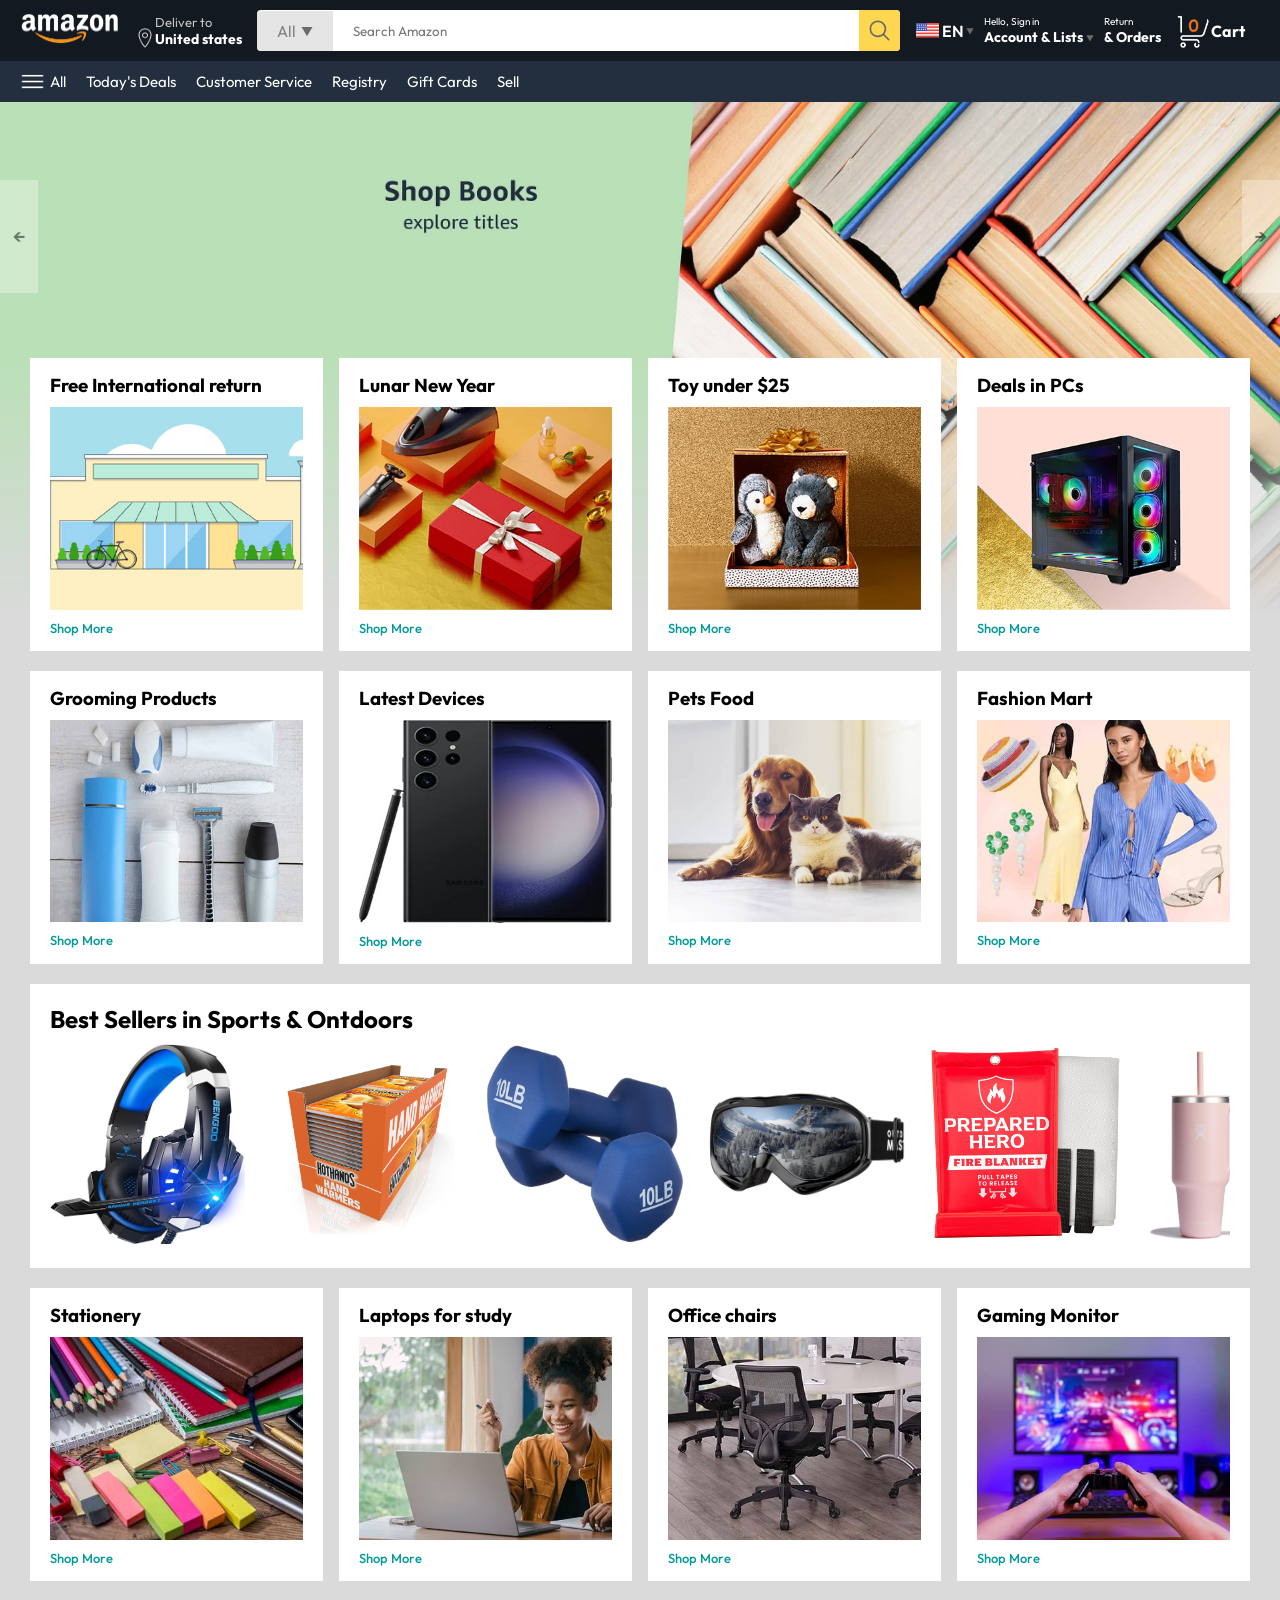
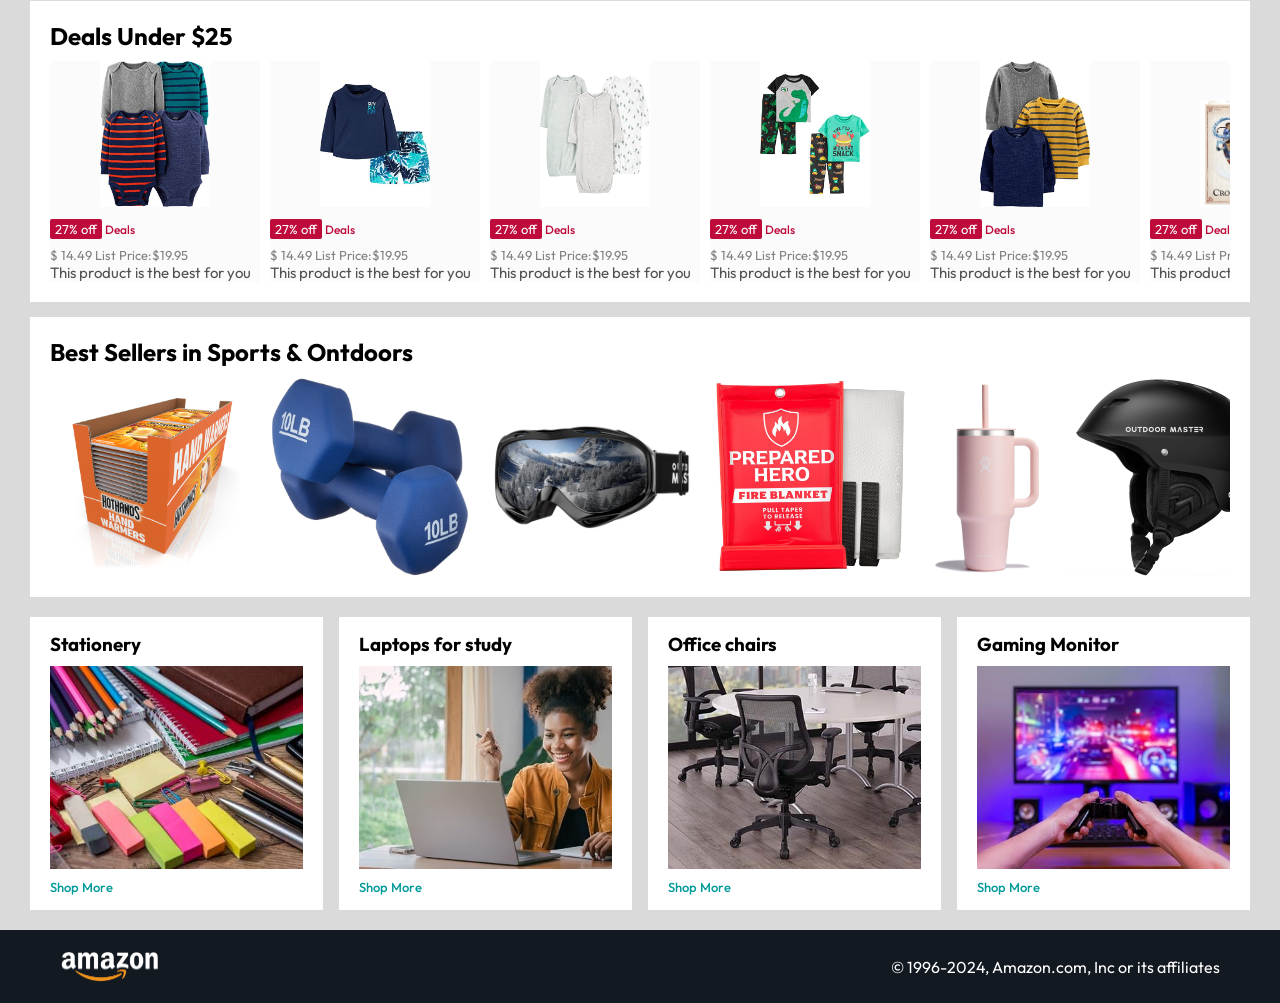
<file: index.html>
<!DOCTYPE html>
<html lang="en">
<head>
    <meta charset="UTF-8">
    <meta name="viewport" content="width=device-width, initial-scale=1.0">
    <title>Amazon Clone by Saleh</title>
    <link rel="stylesheet" href="style.css">
</head>
<body>
    <nav>
        <a href="/">
            <img src="./assets/amazon_logo.png" width="100" alt="">
        </a>
        <div class="nav-county">
            <img src="./assets/location_icon.png" height="20" alt="">
            <div>
                <p>Deliver to</p>
                <h1>United states</h1>
            </div>
        </div>
        <div class="nav-search">
            <div class="nav-search-gategory">
                <p>All</p>
                <img src="./assets/dropdown_icon.png" height="12" alt="">
            </div>
            <input type="text" class="nav-search-input" placeholder="Search Amazon">
            <img src="./assets/search_icon.png" class="nav-search-icon" alt="">
        </div>
        <div class="nav-language">
            <img src="./assets/us_flag.png" width="25px" alt="">
            <p>EN</p>
            <img src="./assets/dropdown_icon.png" width="8px" alt="">
        </div>
        <div class="nav-text">
            <p><a href="./signin.html">Hello, Sign in</a></p>
            <h1>Account & Lists <img src="./assets/dropdown_icon.png" width="8px" alt=""></h1>
        </div>
        <div class="nav-text">
            <p>Return</p>
            <h1>& Orders</h1>
        </div>
        <a href="./signin.html" class="mobile-user-icon" style="display: none;">
            <img src="./assets/user.png" alt="">
        </a>
        <a href="./carts.html" class="nav-cart">
            <img src="./assets/cart_icon.png" width="35px" alt="">
            <h4>Cart</h4>
        </a>

    </nav>
    <div class="nav-bottom">
        <div>
            <img src="./assets/menu_icon.png" width="25px" alt="">
            <p>All</p>
        </div>
        <p>Today's Deals</p>
        <p>Customer Service</p>
        <p>Registry</p>
        <p>Gift Cards</p>
        <p>Sell</p>

    </div>

    <div class="header-slider">
        <a href="#" class="contentrol_prev">&#8592;</a>
        <a href="#" class="contentrol_next">&#8594;</a>
        <ul>
            <img src="./assets/header1.jpg" class="header-img" alt="">
            <img src="./assets/header2.jpg" class="header-img" alt="">
            <img src="./assets/header3.jpg" class="header-img" alt="">
            <img src="./assets/header4.jpg" class="header-img" alt="">
            <img src="./assets/header5.jpg" class="header-img" alt="">
            <img src="./assets/header6.jpg" class="header-img" alt="">
        </ul>
    </div>

<div class="box-row header-box">
    <div class="box-col">
        <h3>Free International return</h3>
        <img src="./assets/box1-1.jpg" alt="">
        <a href="/">Shop More</a>
    </div>
    <div class="box-col">
        <h3>Lunar New Year</h3>
        <img src="./assets/box1-2.jpg" alt="">
        <a href="/">Shop More</a>
    </div>
    <div class="box-col">
        <h3>Toy under $25</h3>
        <img src="./assets/box1-3.jpg" alt="">
        <a href="/">Shop More</a>
    </div>
    <div class="box-col">
        <h3>Deals in PCs</h3>
        <img src="./assets/box1-4.jpg" alt="">
        <a href="/">Shop More</a>
    </div>
</div>

<div class="box-row">
    <div class="box-col">
        <h3>Grooming Products</h3>
        <img src="./assets/box2-1.jpg" alt="">
        <a href="/">Shop More</a>
    </div>
    <div class="box-col">
        <h3>Latest Devices</h3>
        <img src="./assets/box2-2.jpg" alt="">
        <a href="/">Shop More</a>
    </div>
    <div class="box-col">
        <h3>Pets Food</h3>
        <img src="./assets/box2-3.jpg" alt="">
        <a href="/">Shop More</a>
    </div>
    <div class="box-col">
        <h3>Fashion Mart</h3>
        <img src="./assets/box2-4.jpg" alt="">
        <a href="/">Shop More</a>
    </div>
</div>

<div class="products-slider">
    <h2>Best Sellers in Sports & Ontdoors</h2>
    <div class="products">
        <a href="/product.html">
        <img src="./assets/product_img.jpg" alt="">
        </a>
        <img src="./assets/product1-1.jpg" alt="">
        <img src="./assets/product1-2.jpg" alt="">
        <img src="./assets/product1-3.jpg" alt="">
        <img src="./assets/product1-4.jpg" alt="">
        <img src="./assets/product1-5.jpg" alt="">
        <img src="./assets/product1-6.jpg" alt="">
        <img src="./assets/product1-7.jpg" alt="">
        <img src="./assets/product1-8.jpg" alt="">
        <img src="./assets/product1-9.jpg" alt="">
        <img src="./assets/product1-10.jpg" alt="">
    </div>
</div>

<div class="box-row">
    <div class="box-col">
        <h3>Stationery</h3>
        <img src="./assets/box3-1.jpg" alt="">
        <a href="/">Shop More</a>
    </div>
    <div class="box-col">
        <h3>Laptops for study</h3>
        <img src="./assets/box3-2.jpg" alt="">
        <a href="/">Shop More</a>
    </div>
    <div class="box-col">
        <h3>Office chairs</h3>
        <img src="./assets/box3-3.jpg" alt="">
        <a href="/">Shop More</a>
    </div>
    <div class="box-col">
        <h3>Gaming Monitor</h3>
        <img src="./assets/box3-4.jpg" alt="">
        <a href="/">Shop More</a>
    </div>
</div>

<!-- new -->
 
<div class="products-slider-with-price">
    <h2>Deals Under $25</h2>
    <div class="products">
        <div class="product-card">
            <div class="product-img-container">
                <img src="./assets/product2-1.jpg" alt="">
            </div>
            <div class="product-offer">
                <p>27% off</p> <span>Deals</span>
            </div>
            <p class="product-price">$ <span>14.49</span> List Price:$19.95</p>
            <h4>This product is the best for you</h4>
        </div>
        <div class="product-card">
            <div class="product-img-container">
                <img src="./assets/product2-2.jpg" alt="">
            </div>
            <div class="product-offer">
                <p>27% off</p> <span>Deals</span>
            </div>
            <p class="product-price">$ <span>14.49</span> List Price:$19.95</p>
            <h4>This product is the best for you</h4>
        </div>
        <div class="product-card">
            <div class="product-img-container">
                <img src="./assets/product2-3.jpg" alt="">
            </div>
            <div class="product-offer">
                <p>27% off</p> <span>Deals</span>
            </div>
            <p class="product-price">$ <span>14.49</span> List Price:$19.95</p>
            <h4>This product is the best for you</h4>
        </div>
        <div class="product-card">
            <div class="product-img-container">
                <img src="./assets/product2-4.jpg" alt="">
            </div>
            <div class="product-offer">
                <p>27% off</p> <span>Deals</span>
            </div>
            <p class="product-price">$ <span>14.49</span> List Price:$19.95</p>
            <h4>This product is the best for you</h4>
        </div>
        <div class="product-card">
            <div class="product-img-container">
                <img src="./assets/product2-5.jpg" alt="">
            </div>
            <div class="product-offer">
                <p>27% off</p> <span>Deals</span>
            </div>
            <p class="product-price">$ <span>14.49</span> List Price:$19.95</p>
            <h4>This product is the best for you</h4>
        </div>
        <div class="product-card">
            <div class="product-img-container">
                <img src="./assets/product2-6.jpg" alt="">
            </div>
            <div class="product-offer">
                <p>27% off</p> <span>Deals</span>
            </div>
            <p class="product-price">$ <span>14.49</span> List Price:$19.95</p>
            <h4>This product is the best for you</h4>
        </div>
        <div class="product-card">
            <div class="product-img-container">
                <img src="./assets/product2-7.jpg" alt="">
            </div>
            <div class="product-offer">
                <p>27% off</p> <span>Deals</span>
            </div>
            <p class="product-price">$ <span>14.49</span> List Price:$19.95</p>
            <h4>This product is the best for you</h4>
        </div>
        <div class="product-card">
            <div class="product-img-container">
                <img src="./assets/product2-8.jpg" alt="">
            </div>
            <div class="product-offer">
                <p>27% off</p> <span>Deals</span>
            </div>
            <p class="product-price">$ <span>14.49</span> List Price:$19.95</p>
            <h4>This product is the best for you</h4>
        </div>
        <div class="product-card">
            <div class="product-img-container">
                <img src="./assets/product2-9.jpg" alt="">
            </div>
            <div class="product-offer">
                <p>27% off</p> <span>Deals</span>
            </div>
            <p class="product-price">$ <span>14.49</span> List Price:$19.95</p>
            <h4>This product is the best for you</h4>
        </div>
        <div class="product-card">
            <div class="product-img-container">
                <img src="./assets/product2-10.jpg" alt="">
            </div>
            <div class="product-offer">
                <p>27% off</p> <span>Deals</span>
            </div>
            <p class="product-price">$ <span>14.49</span> List Price:$19.95</p>
            <h4>This product is the best for you</h4>
        </div>
        <div class="product-card">
            <div class="product-img-container">
                <img src="./assets/product2-11.jpg" alt="">
            </div>
            <div class="product-offer">
                <p>27% off</p> <span>Deals</span>
            </div>
            <p class="product-price">$ <span>14.49</span> List Price:$19.95</p>
            <h4>This product is the best for you</h4>
        </div>
    </div>
</div>

<div class="products-slider">
    <h2>Best Sellers in Sports & Ontdoors</h2>
    <div class="products">
        <img src="./assets/product1-1.jpg" alt="">
        <img src="./assets/product1-2.jpg" alt="">
        <img src="./assets/product1-3.jpg" alt="">
        <img src="./assets/product1-4.jpg" alt="">
        <img src="./assets/product1-5.jpg" alt="">
        <img src="./assets/product1-6.jpg" alt="">
        <img src="./assets/product1-7.jpg" alt="">
        <img src="./assets/product1-8.jpg" alt="">
        <img src="./assets/product1-9.jpg" alt="">
        <img src="./assets/product1-10.jpg" alt="">
    </div>
</div>

<div class="box-row">
    <div class="box-col">
        <h3>Stationery</h3>
        <img src="./assets/box3-1.jpg" alt="">
        <a href="/">Shop More</a>
    </div>
    <div class="box-col">
        <h3>Laptops for study</h3>
        <img src="./assets/box3-2.jpg" alt="">
        <a href="/">Shop More</a>
    </div>
    <div class="box-col">
        <h3>Office chairs</h3>
        <img src="./assets/box3-3.jpg" alt="">
        <a href="/">Shop More</a>
    </div>
    <div class="box-col">
        <h3>Gaming Monitor</h3>
        <img src="./assets/box3-4.jpg" alt="">
        <a href="/">Shop More</a>
    </div>
</div>

<footer>
    <img src="./assets/amazon_logo.png" width="100" alt="">
    <p>© 1996-2024, Amazon.com, Inc or its affiliates</p> 
</footer>

<script src="script.js"></script>
</body>
</html>
</file>
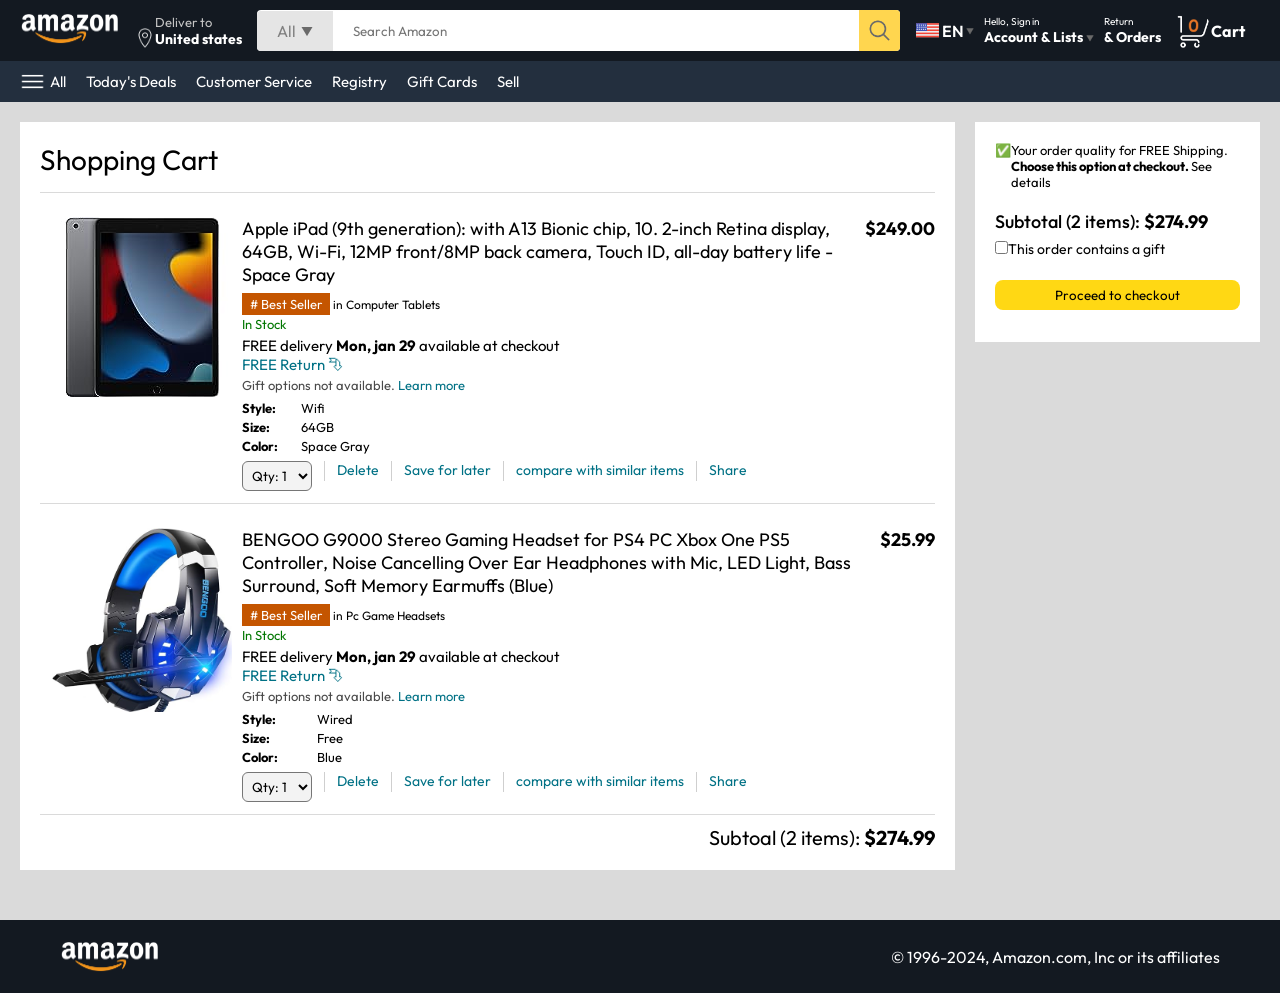
<file: carts.html>
<!DOCTYPE html>
<html lang="en">
<head>
    <meta charset="UTF-8">
    <meta name="viewport" content="width=device-width, initial-scale=1.0">
    <title>Cart</title>
    <link rel="stylesheet" href="./style.css">
    <link rel="stylesheet" href="./carts.css">
</head>
<body>
    <nav>
        <a href="/">
            <img src="./assets/amazon_logo.png" width="100" alt="">
        </a>
        <div class="nav-county">
            <img src="./assets/location_icon.png" height="20" alt="">
            <div>
                <p>Deliver to</p>
                <h1>United states</h1>
            </div>
        </div>
        <div class="nav-search">
            <div class="nav-search-gategory">
                <p>All</p>
                <img src="./assets/dropdown_icon.png" height="12" alt="">
            </div>
            <input type="text" class="nav-search-input" placeholder="Search Amazon">
            <img src="./assets/search_icon.png" class="nav-search-icon" alt="">
        </div>
        <div class="nav-language">
            <img src="./assets/us_flag.png" width="25px" alt="">
            <p>EN</p>
            <img src="./assets/dropdown_icon.png" width="8px" alt="">
        </div>
        <div class="nav-text">
            <p><a href="./signin.html">Hello, Sign in</a></p>
            <h1>Account & Lists <img src="./assets/dropdown_icon.png" width="8px" alt=""></h1>
        </div>
        <div class="nav-text">
            <p>Return</p>
            <h1>& Orders</h1>
        </div>
        
        <a href="./signin.html" class="mobile-user-icon" style="display: none;">
            <img src="./assets/user.png" alt="">
        </a>

        <a href="" class="nav-cart">
            <img src="./assets/cart_icon.png" width="35px" alt="">
            <h4>Cart</h4>
        </a>

    </nav>
    <div class="nav-bottom">
        <div>
            <img src="./assets/menu_icon.png" width="25px" alt="">
            <p>All</p>
        </div>
        <p>Today's Deals</p>
        <p>Customer Service</p>
        <p>Registry</p>
        <p>Gift Cards</p>
        <p>Sell</p>
    </div>

<div class="cart">
    <div class="cart-left">
        <h1>Shopping Cart</h1>
        <hr>
        <div class="product-cart-list">
            <img src="./assets/ipad_img.jpg" alt="" width="180px">
            <div>
                <div class="product-cart-titleprice">
                    <p>Apple iPad (9th generation): with A13 Bionic chip, 10.
                    2-inch Retina display, 64GB, Wi-Fi, 12MP front/8MP back 
                    camera, Touch ID, all-day battery life - Space Gray</p>
                    <p><b>$249.00</b></p>
                </div>
                <p class="product-cart-bestseller"><span># Best Seller</span> in Computer 
                Tablets</p>
                <p class="product-cart-stock">In Stock</p>
                <p class="product-cart-delivery">FREE delivery <b>Mon, jan 29</b> available at checkout</p>
                <p class="product-cart-return">FREE Return &#11191</p>
                <p class="product-cart-giftoption">Gift options not available. <span>Learn more</span></p>

                <div class="product-cart-specs">
                    <p><b>Style:</b></p> <p>Wifi</p>
                    <p><b>Size:</b></p> <p>64GB</p>
                    <p><b>Color:</b></p> <p>Space Gray</p>
                </div>

                <div class="cart-list-action">
                    <select>
                        <option value="1">Qty: 1</option>
                        <option value="2">Qty: 2</option>
                        <option value="3">Qty: 3</option>
                        <option value="4">Qty: 4</option>
                        <option value="5">Qty: 5</option>
                    </select>
                    <hr>
                    <p class="action-btn">Delete</p>
                    <hr>
                    <p class="action-btn">Save for later</p>
                    <hr>
                    <p class="action-btn">compare with similar items</p>
                    <hr>
                    <p class="action-btn">Share</p>
                </div>

            </div>
        </div>
        <hr>

        <div class="product-cart-list">
            <img src="./assets/product_img.jpg" alt="" width="180px">
            <div>
                <div class="product-cart-titleprice">
                    <p>BENGOO G9000 Stereo Gaming Headset for PS4 PC Xbox One PS5 
                    Controller, Noise Cancelling Over Ear Headphones with Mic, LED Light, 
                    Bass Surround, Soft Memory Earmuffs (Blue)</p>
                    <p><b>$25.99</b></p>
                </div>
                <p class="product-cart-bestseller"><span># Best Seller</span> in Pc 
                Game Headsets</p>
                <p class="product-cart-stock">In Stock</p>
                <p class="product-cart-delivery">FREE delivery <b>Mon, jan 29</b> available at checkout</p>
                <p class="product-cart-return">FREE Return &#11191</p>
                <p class="product-cart-giftoption">Gift options not available. <span>Learn more</span></p>

                <div class="product-cart-specs">
                    <p><b>Style:</b></p> <p>Wired</p>
                    <p><b>Size:</b></p> <p>Free</p>
                    <p><b>Color:</b></p> <p>Blue</p>
                </div>

                <div class="cart-list-action">
                    <select>
                        <option value="1">Qty: 1</option>
                        <option value="2">Qty: 2</option>
                        <option value="3">Qty: 3</option>
                        <option value="4">Qty: 4</option>
                        <option value="5">Qty: 5</option>
                    </select>
                    <hr>
                    <p class="action-btn">Delete</p>
                    <hr>
                    <p class="action-btn">Save for later</p>
                    <hr>
                    <p class="action-btn">compare with similar items</p>
                    <hr>
                    <p class="action-btn">Share</p>
                </div>

            </div>
        </div>
        <hr>
        <div class="cart-list-subtoal">
            Subtoal (2 items): <b>$274.99</b>
        </div>

    </div>
    <div class="cart-right">
        <div class="cart-free-delivery">
            <p>&#x2705</p>
            <p>Your order quality for FREE Shipping. <b>Choose this option at checkout. </b> See details</p>
        </div>
        <p class="cart-subtotal">Subtotal (2 items): <b>$274.99</b></p>
        <p class="cart-right-gift"> <input type="checkbox">This order contains a gift</p>
        <button>Proceed to checkout</button>
    </div>
</div>

<footer class="footer-cart">
    <img src="./assets/amazon_logo.png" width="100" alt="">
    <p>© 1996-2024, Amazon.com, Inc or its affiliates</p> 
</footer>

</body>
</html>
</file>
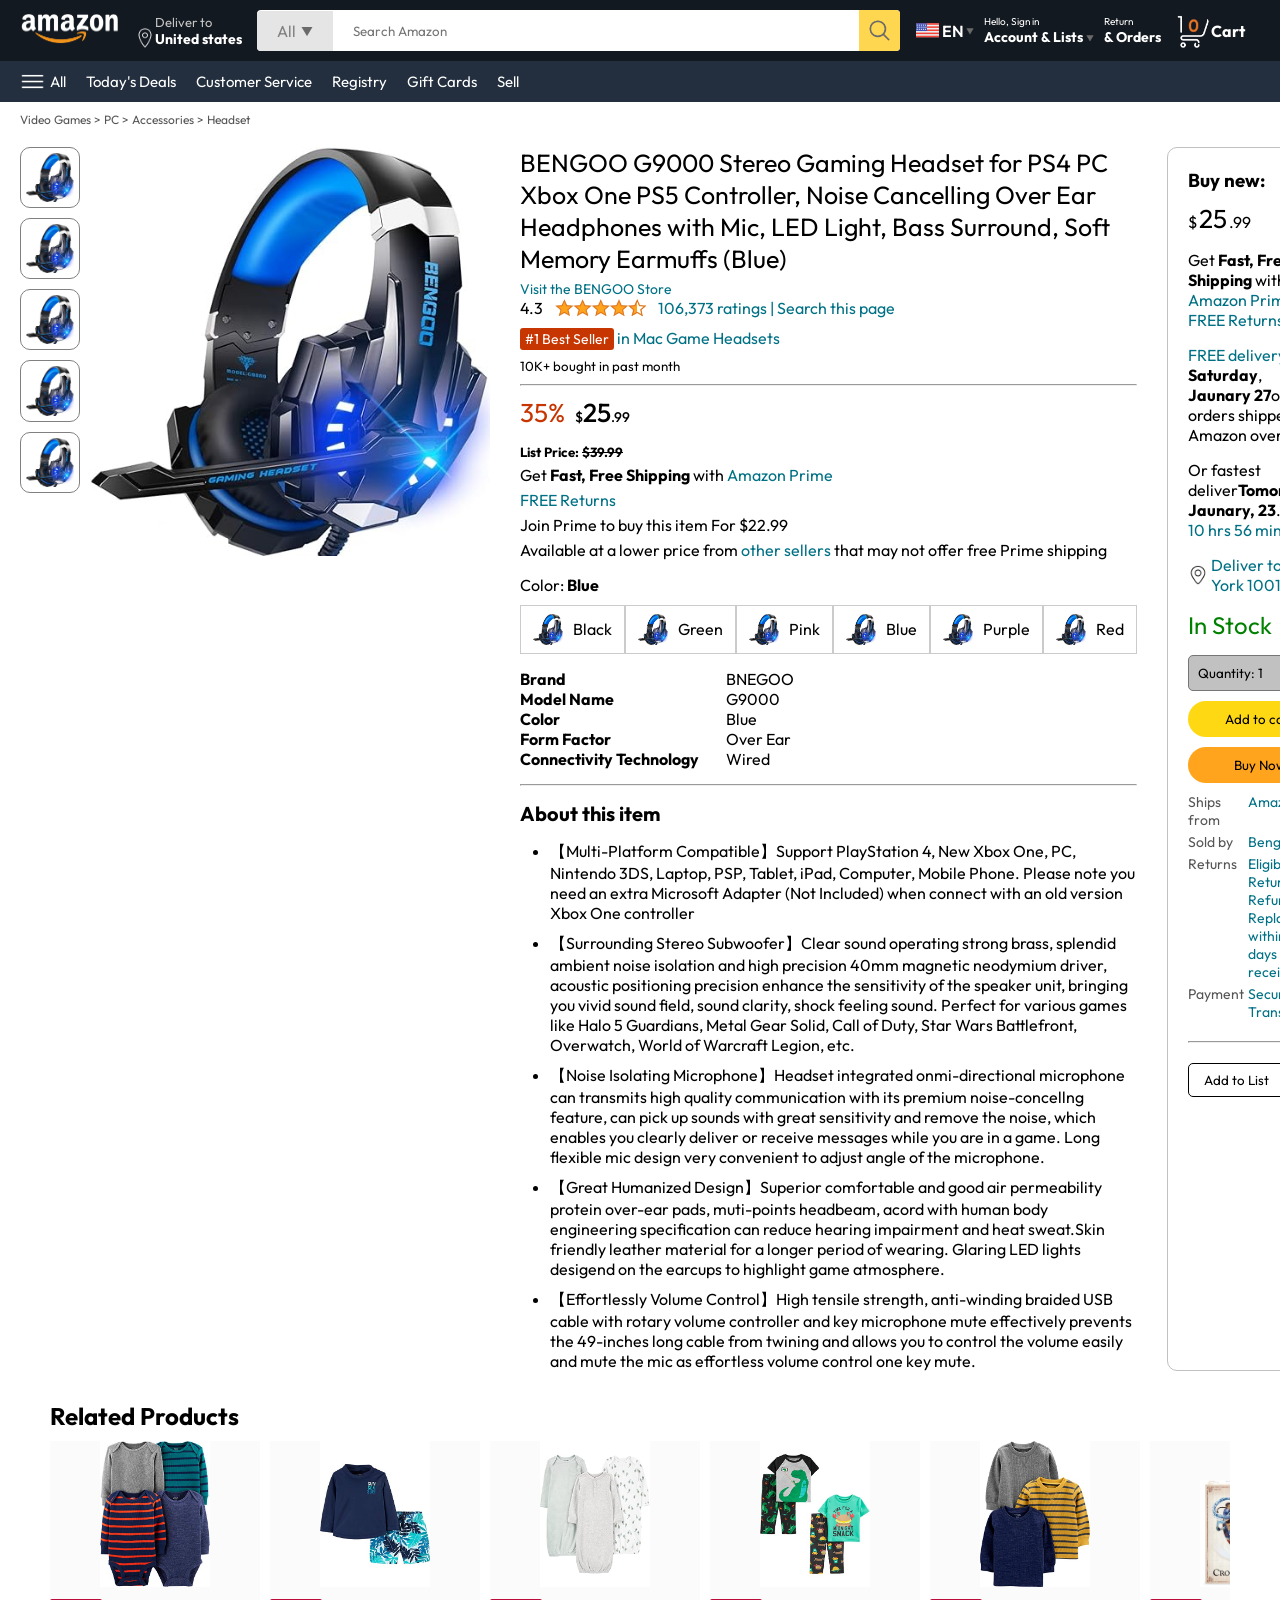
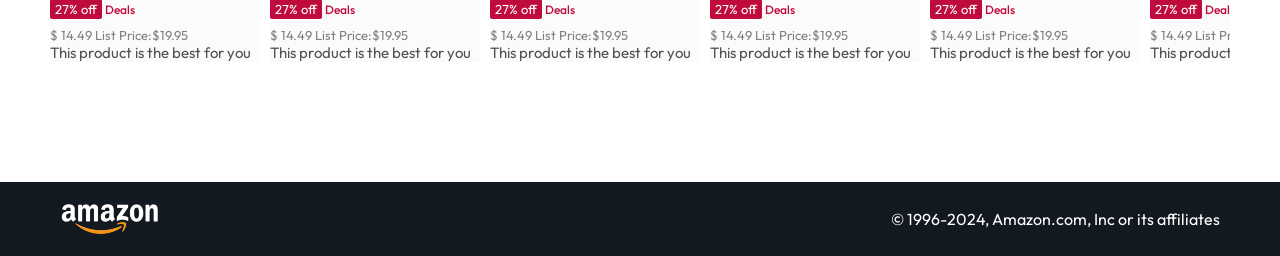
<file: product.html>
<!DOCTYPE html>
<html lang="en">
<head>
    <meta charset="UTF-8">
    <meta name="viewport" content="width=device-width, initial-scale=1.0">
    <title>Product Page</title>
    <link rel="stylesheet" href="style.css">
    <link rel="stylesheet" href="product.css">
</head>
<body>
    <nav>
        <a href="/">
            <img src="./assets/amazon_logo.png" width="100" alt="">
        </a>
        <div class="nav-county">
            <img src="./assets/location_icon.png" height="20" alt="">
            <div>
                <p>Deliver to</p>
                <h1>United states</h1>
            </div>
        </div>
        <div class="nav-search">
            <div class="nav-search-gategory">
                <p>All</p>
                <img src="./assets/dropdown_icon.png" height="12" alt="">
            </div>
            <input type="text" class="nav-search-input" placeholder="Search Amazon">
            <img src="./assets/search_icon.png" class="nav-search-icon" alt="">
        </div>
        <div class="nav-language">
            <img src="./assets/us_flag.png" width="25px" alt="">
            <p>EN</p>
            <img src="./assets/dropdown_icon.png" width="8px" alt="">
        </div>
        <div class="nav-text">
            <p><a href="./signin.html">Hello, Sign in</a></p>
            <h1>Account & Lists <img src="./assets/dropdown_icon.png" width="8px" alt=""></h1>
        </div>
        <div class="nav-text">
            <p>Return</p>
            <h1>& Orders</h1>
        </div>
        <a href="./signin.html" class="mobile-user-icon" style="display: none;">
            <img src="./assets/user.png" alt="">
        </a>
        
        <a href="./carts.html" class="nav-cart">
            <img src="./assets/cart_icon.png" width="35px" alt="">
            <h4>Cart</h4>
        </a>

    </nav>
    <div class="nav-bottom">
        <div>
            <img src="./assets/menu_icon.png" width="25px" alt="">
            <p>All</p>
        </div>
        <p>Today's Deals</p>
        <p>Customer Service</p>
        <p>Registry</p>
        <p>Gift Cards</p>
        <p>Sell</p>

    </div>

<p class="breadcrum">Video Games > PC > Accessories > Headset</p>

<div class="product-display">
    <div class="product-d-image">
        <div class="product-icons">
            <img src="./assets/product_img.jpg" alt="" width="60">
            <img src="./assets/product_img.jpg" alt="" width="60">
            <img src="./assets/product_img.jpg" alt="" width="60">
            <img src="./assets/product_img.jpg" alt="" width="60">
            <img src="./assets/product_img.jpg" alt="" width="60">
        </div>
        <div class="product-main-image">
            <img src="./assets/product_img.jpg" alt="" width="400">
        </div>
    </div>
    <div class="product-d-details">
        <p class="product-title">
            BENGOO G9000 Stereo Gaming Headset for PS4 PC Xbox One PS5
            Controller, Noise Cancelling Over Ear Headphones with Mic, LED 
            Light, Bass Surround, Soft Memory Earmuffs (Blue)
        </p>
        <p class="brand-store">Visit the BENGOO Store</p>
        <div class="product-rating">
            <div>
                <div>4.3 <img src="./assets/rating_img.png" height="20px" alt=""></div>
                <p>106,373 ratings | Search this page</p>
            </div>
            <p><span>#1 Best Seller</span> in Mac Game Headsets</p>
            <h5>10K+ bought in past month</h5>
            <hr>
        </div>
        <div class="product-d-price">
            <div>
                <p>35%</p>
                <h1>$<span>25</span>.99</h1>
            </div>
            <h5>List Price: <span>$39.99</span></h5>
            <p>Get <b>Fast, Free Shipping</b> with <span>Amazon Prime</span></p>
            <p><span>FREE Returns</span></p>
            <p></span>Join Prime to buy this item For $22.99</span></p>
            <p>Available at a lower price from <span>other sellers</span> that may not 
            offer free Prime shipping</p>
        </div>

        <div class="product-color-selection">
            <p>Color: <b>Blue</b></p>
            <div class="product-color-option">
                <div class="option">
                   <img src="./assets/product_img.jpg" alt="" width="30px">
                   <p>Black</p> 
                </div>
                <div class="option">
                    <img src="./assets/product_img.jpg" alt="" width="30px">
                    <p>Green</p> 
                 </div>
                 <div class="option">
                    <img src="./assets/product_img.jpg" alt="" width="30px">
                    <p>Pink</p> 
                 </div>
                 <div class="option">
                    <img src="./assets/product_img.jpg" alt="" width="30px">
                    <p>Blue</p> 
                 </div>
                 <div class="option">
                    <img src="./assets/product_img.jpg" alt="" width="30px">
                    <p>Purple</p> 
                 </div>
                 <div class="option">
                    <img src="./assets/product_img.jpg" alt="" width="30px">
                    <p>Red</p> 
                 </div>
            </div>
        </div>
        <div class="product-info">
            <p><b>Brand</b></p> <p>BNEGOO</p>
            <p><b>Model Name</b></p> <p>G9000</p>
            <p><b>Color</b></p> <p>Blue</p>
            <p><b>Form Factor</b></p> <p>Over Ear</p>
            <p><b>Connectivity Technology</b></p> <p>Wired</p>
        </div>
        <hr>
        <div class="product-description">
            <h1>About this item</h1>
            <ul>
                <li>【Multi-Platform Compatible】Support PlayStation 4, New 
                    Xbox One, PC, Nintendo 3DS, Laptop, PSP, Tablet, iPad, 
                    Computer, Mobile Phone. Please note you need an extra 
                    Microsoft Adapter (Not Included) when connect with an old 
                    version Xbox One controller</li>
                    <li>【Surrounding Stereo Subwoofer】Clear sound 
                    operating strong brass, splendid ambient noise 
                    isolation and high precision 40mm magnetic neodymium 
                    driver, acoustic positioning precision enhance 
                    the sensitivity of the speaker unit, bringing you 
                    vivid sound field, sound clarity, shock feeling sound. 
                    Perfect for various games like Halo 5 Guardians, Metal 
                    Gear Solid, Call of Duty, Star Wars Battlefront, 
                    Overwatch, World of Warcraft Legion, etc.</li>
                    <li>【Noise Isolating Microphone】Headset integrated 
                        onmi-directional microphone can transmits high quality 
                        communication with its premium noise-concellng feature,
                        can pick up sounds with great sensitivity and remove 
                        the noise, which enables you clearly deliver or 
                        receive messages while you are in a game. Long 
                        flexible mic design very convenient to adjust angle of 
                        the microphone.</li>
                        <li>【Great Humanized Design】Superior comfortable 
                            and good air permeability protein over-ear pads, 
                            muti-points headbeam, acord with human body engineering 
                            specification can reduce hearing impairment and heat 
                            sweat.Skin friendly leather material for a longer period 
                            of wearing. Glaring LED lights desigend on the earcups to 
                            highlight game atmosphere.</li>
                            <li>【Effortlessly Volume Control】High tensile 
                                strength, anti-winding braided USB cable 
                                with rotary volume controller and key microphone 
                                mute effectively prevents the 49-inches long cable 
                                from twining and allows you to control the volume 
                                easily and mute the mic as effortless volume control 
                                one key mute.</li>
                        
            </ul>
        </div>
    </div>
    <div class="product-d-purchase">
        <div class="title">
            <h3>Buy new:</h3> <img src="./assets/circle_icon.png" alt="" width="20px">
        </div>
        <h1 class="price">$<span>25</span>.99</h1>
        <div class="gap">
            <p>Get <b>Fast, Free Shipping</b> with <span>Amazon Prime</span></p>
            <p><span>FREE Returns</span></p>
        </div>
        <div class="gap">
            <p><span>FREE delivery</span> <b>Saturday</b>,</p>
            <p><b>Jaunary 27</b>on orders shipped by Amazon over $35</p>
        </div>
        <div class="gap">
            <p>Or fastest deliver<b>Tomorrow</b> <b>Jaunary, 23</b>.
            within <span>10 hrs 56 mins</span></p>
        </div>
        <div class="delivery-location">
            <img src="./assets/location_icon_dark.png" alt="" width="20px">
            <p><span>Deliver to New York 10014</span></p>
        </div>
        <h2 class="product-stock">In Stock</h2>
        <select class="product-quantity">
            <option value="1">Quantity: 1</option>
            <option value="2">Quantity: 2</option>
            <option value="3">Quantity: 3</option>
        </select>

        <button class="btn">Add to cart</button>
        <button class="btn product-buy">Buy Now</button>

        <div class="product-seller-info">
            <p>Ships from</p> <p><span>Amazon</span></p>
            <p>Sold by</p> <p><span>Bengoo Inc</span></p>
            <p>Returns</p> <p><span>Eligible for Return, Refund or
            Replacement within 30 days of receipt</span></p>
            <p>Payment</p> <p><span>Secure Transaction</span></p>
        </div>
        <hr>
        <button class="product-add-list">Add to List</button>

    </div>
</div>

<div class="products-slider-with-price">
    <h2>Related Products</h2>
    <div class="products">
        <div class="product-card">
            <div class="product-img-container">
                <img src="./assets/product2-1.jpg" alt="">
            </div>
            <div class="product-offer">
                <p>27% off</p> <span>Deals</span>
            </div>
            <p class="product-price">$ <span>14.49</span> List Price:$19.95</p>
            <h4>This product is the best for you</h4>
        </div>
        <div class="product-card">
            <div class="product-img-container">
                <img src="./assets/product2-2.jpg" alt="">
            </div>
            <div class="product-offer">
                <p>27% off</p> <span>Deals</span>
            </div>
            <p class="product-price">$ <span>14.49</span> List Price:$19.95</p>
            <h4>This product is the best for you</h4>
        </div>
        <div class="product-card">
            <div class="product-img-container">
                <img src="./assets/product2-3.jpg" alt="">
            </div>
            <div class="product-offer">
                <p>27% off</p> <span>Deals</span>
            </div>
            <p class="product-price">$ <span>14.49</span> List Price:$19.95</p>
            <h4>This product is the best for you</h4>
        </div>
        <div class="product-card">
            <div class="product-img-container">
                <img src="./assets/product2-4.jpg" alt="">
            </div>
            <div class="product-offer">
                <p>27% off</p> <span>Deals</span>
            </div>
            <p class="product-price">$ <span>14.49</span> List Price:$19.95</p>
            <h4>This product is the best for you</h4>
        </div>
        <div class="product-card">
            <div class="product-img-container">
                <img src="./assets/product2-5.jpg" alt="">
            </div>
            <div class="product-offer">
                <p>27% off</p> <span>Deals</span>
            </div>
            <p class="product-price">$ <span>14.49</span> List Price:$19.95</p>
            <h4>This product is the best for you</h4>
        </div>
        <div class="product-card">
            <div class="product-img-container">
                <img src="./assets/product2-6.jpg" alt="">
            </div>
            <div class="product-offer">
                <p>27% off</p> <span>Deals</span>
            </div>
            <p class="product-price">$ <span>14.49</span> List Price:$19.95</p>
            <h4>This product is the best for you</h4>
        </div>
        <div class="product-card">
            <div class="product-img-container">
                <img src="./assets/product2-7.jpg" alt="">
            </div>
            <div class="product-offer">
                <p>27% off</p> <span>Deals</span>
            </div>
            <p class="product-price">$ <span>14.49</span> List Price:$19.95</p>
            <h4>This product is the best for you</h4>
        </div>
        <div class="product-card">
            <div class="product-img-container">
                <img src="./assets/product2-8.jpg" alt="">
            </div>
            <div class="product-offer">
                <p>27% off</p> <span>Deals</span>
            </div>
            <p class="product-price">$ <span>14.49</span> List Price:$19.95</p>
            <h4>This product is the best for you</h4>
        </div>
        <div class="product-card">
            <div class="product-img-container">
                <img src="./assets/product2-9.jpg" alt="">
            </div>
            <div class="product-offer">
                <p>27% off</p> <span>Deals</span>
            </div>
            <p class="product-price">$ <span>14.49</span> List Price:$19.95</p>
            <h4>This product is the best for you</h4>
        </div>
        <div class="product-card">
            <div class="product-img-container">
                <img src="./assets/product2-10.jpg" alt="">
            </div>
            <div class="product-offer">
                <p>27% off</p> <span>Deals</span>
            </div>
            <p class="product-price">$ <span>14.49</span> List Price:$19.95</p>
            <h4>This product is the best for you</h4>
        </div>
        <div class="product-card">
            <div class="product-img-container">
                <img src="./assets/product2-11.jpg" alt="">
            </div>
            <div class="product-offer">
                <p>27% off</p> <span>Deals</span>
            </div>
            <p class="product-price">$ <span>14.49</span> List Price:$19.95</p>
            <h4>This product is the best for you</h4>
        </div>
    </div>
</div>
<footer class="product-footer">
    <img src="./assets/amazon_logo.png" width="100" alt="">
    <p>© 1996-2024, Amazon.com, Inc or its affiliates</p> 
</footer>
    <script>
        const scrollCortainer = document.querySelectorAll('.products');
        for (const item of scrollCortainer) {
            item.addEventListener('wheel', (evt)=>{
                evt.preventDefault();
                item.scrollLeft += evt.deltaY;
            })

            
        }
    </script>
</body>
</html>
</file>
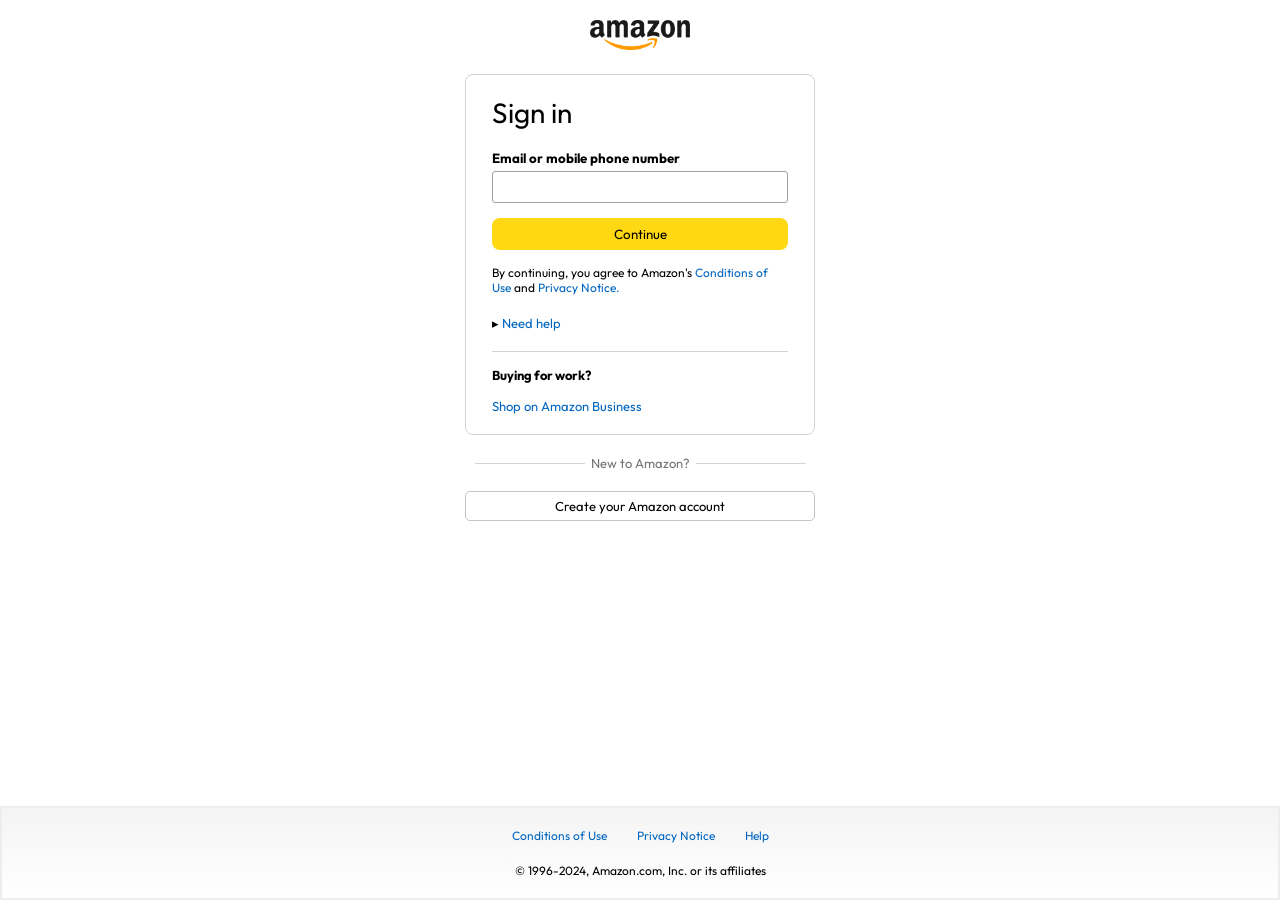
<file: signin.html>
<!DOCTYPE html>
<html lang="en">
<head>
    <meta charset="UTF-8">
    <meta name="viewport" content="width=device-width, initial-scale=1.0">
    <title>Sign In</title>
    <link rel="stylesheet" href="signin.css">
</head>
<body>
    <a href="/"><img class="logo" src="./assets/amazon_logo_dark.png" alt="" width="100px"></a>
    <div class="signin-container">
        <h1 class="signin-title">Sign in</h1>
        <h5 class="input-lable">Email or mobile phone number</h5>
        <input type="text">
        <button>Continue</button>
        <p class="signin-condition">By continuing, you agree to Amazon's <span>Conditions of Use</span> and 
        <span>Privacy Notice.</span></p>
        <p class="signin-help">&#9656 <span>Need help</span></p>
        <hr>
        <h4>Buying for work?</h4>
        <p class="signin-business"><span>Shop on Amazon Business</span></p>
    </div>
    <div class="signin-bottom">
        <hr>
        <p>New to Amazon?</p>
        <hr>
    </div>
    <a href="/signup.html">
        <button class="signin-signup-btn">Create your Amazon account</button>
    </a>
    
    <footer>
        <div class="footer-links">
            <a href="#">Conditions of Use</a>
            <a href="#"> Privacy Notice</a>
            <a href="#"> Help</a>
        </div>
        <p class="footer-copyright">© 1996-2024, Amazon.com, Inc. or its affiliates</p>
    </footer>
</body>
</html>
</file>
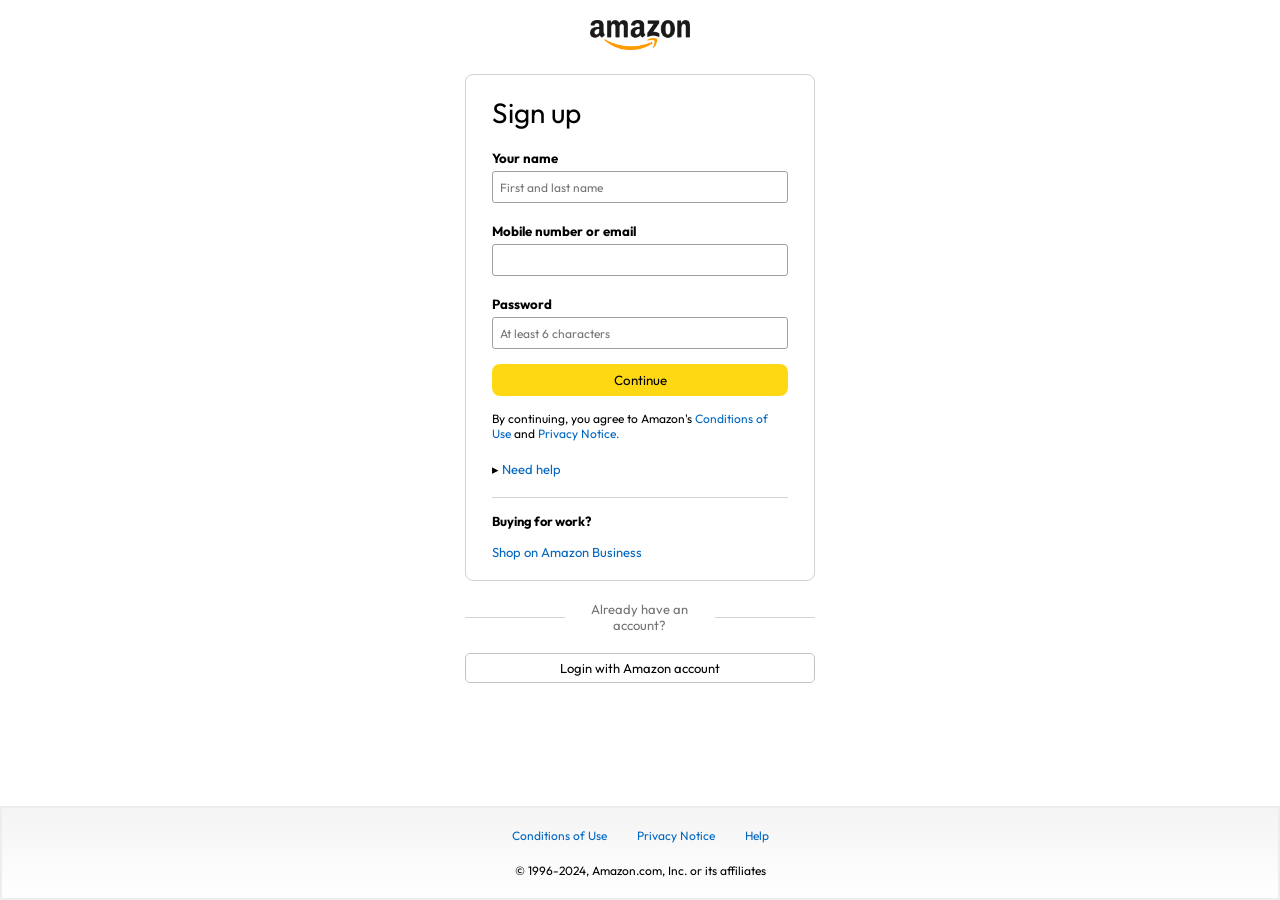
<file: signup.html>
<!DOCTYPE html>
<html lang="en">
<head>
    <meta charset="UTF-8">
    <meta name="viewport" content="width=device-width, initial-scale=1.0">
    <title>Sign up</title>
    <link rel="stylesheet" href="signin.css">
</head>
<body>
    <a href="/"><img class="logo" src="./assets/amazon_logo_dark.png" alt="" width="100px"></a>
    <div class="signin-container">
        <h1 class="signin-title">Sign up</h1>
        <h5 class="input-lable">Your name</h5>
        <input type="text" placeholder="First and last name">
        <h5 class="input-lable">Mobile number or email</h5>
        <input type="text">
        <h5 class="input-lable">Password</h5>
        <input type="password" placeholder="At least 6 characters">


        <button>Continue</button>
        <p class="signin-condition">By continuing, you agree to Amazon's <span>Conditions of Use</span> and 
        <span>Privacy Notice.</span></p>
        <p class="signin-help">&#9656 <span>Need help</span></p>
        <hr>
        <h4>Buying for work?</h4>
        <p class="signin-business"><span>Shop on Amazon Business</span></p>
    </div>
    <div class="signin-bottom">
        <hr>
        <p>Already have an account?</p>
        <hr>
    </div>
    <a href="/signin.html">
        <button class="signin-signup-btn">Login with Amazon account</button>
    </a>
    
    <footer>
        <div class="footer-links">
            <a href="#">Conditions of Use</a>
            <a href="#"> Privacy Notice</a>
            <a href="#"> Help</a>
        </div>
        <p class="footer-copyright">© 1996-2024, Amazon.com, Inc. or its affiliates</p>
    </footer>
</body>
</html>
</file>
<file: style.css>
@import url('https://fonts.googleapis.com/css2?family=Outfit:wght@100..900&display=swap');

*{
    padding: 0;
    margin: 0;
    box-sizing: border-box;
    font-family: Outfit;
}

body{
    background-color: #dadada;
}

a{
    text-decoration: none;
    color: inherit;
}

nav{
    display: flex;
    align-items: center;
    justify-content: space-between;
    background: #131921;
    padding: 10px 20px;
    color: #fff;
}

.nav-county{
    display: flex;
    align-items: end;
    margin-left: 15px;
    font-size: 13px;
    color: #c4c4c4;
}

.nav-county h1{
    color: #fff;
    font-size: 14px;
}

.nav-search {
    flex: 1;
    display: flex;
    align-items: center;
    background: #fff;
    color: gray;
    max-width: 1000px;
    border-radius: 4px;
    margin-left: 15px;
}

.nav-search-gategory{
    display: flex;
    align-items: center;
    padding: 10px 20px;
    gap: 5px;
    background: #e5e5e5;
    border-radius: 4px 0 0 4px;
}

.nav-search-input{
    border: none;
    outline: none;
    padding-left: 20px;
    width: 100%;

}

.nav-search-icon{
    max-width: 41px;
    padding: 8px;
    background: #ffd64f;
    border-radius: 0 4px 4px 0;
}

.nav-language{
    display: flex;
    align-items: center;
    gap: 2px;
    font-weight: 600;
    margin-left: 15px;
}

.nav-text{
    margin-left: 10px;
}

.nav-text p{
    font-size: 10px;
}

.nav-text h1{
    font-size: 14px;
}

.nav-cart{
    display: flex;
    align-items: center;
    margin: 0px 15px;
}

.nav-bottom{
    display: flex;
    align-items: center;
    gap: 20px;
    padding: 8px 20px;
    background: #232f3e;
    color: #fff;
    font-size: 15px;
}

.nav-bottom div{
    display: flex;
    align-items: center;
    gap: 5px;
    font-weight: 400;
}

.header-slider ul{
    display: flex;
    overflow-y: hidden;
}


.header-img{
    max-width: 100%;
    mask-image: linear-gradient(to bottom, #000000 50%, transparent 100%);
}


.header-slider a{
    position: absolute;
    top: 20%;
    z-index: 1;
    padding: 5vh 1vw;
    background: #ffffff4f;
    color: #0000007b;
    text-decoration: none;
    font-weight: 600;
    font-size: 18px;
    cursor: pointer;
}

.contentrol_next{
    right: 0;
}


.box-row{
    display: flex;
    flex-wrap: wrap;
    row-gap: 20px;
    justify-content: space-between;
    margin: 20px 30px;
}

.box-col{
    display: flex;
    flex-direction: column;
    gap: 10px;
    padding: 15px 20px;
    background: #fff;
    max-width: 24%;
    min-height: 200px;
    z-index: 1;
}

.box-col a{
    font-size: 13px;
    color: #009999;
    font-weight: 500;
}

.header-box{
    margin-top: -20vw;
}

.products-slider{
    background: #fff;
    margin: 0 30px;
    padding: 20px;
    margin-bottom: 15px;
}

.products-slider .products{
    display: flex;
    overflow-x: auto;
    gap: 20px;
    margin-top: 10px;
}

.products-slider .products img{
    max-width: 200px;
    max-height: 200px;
}

.products-slider .products ::-webkit-scrollbar{
    display: none;
}

.products-slider-with-price{
    background: #fff;
    margin: 0 30px;
    padding: 20px;
    margin-bottom: 15px;
}

.products-slider-with-price .products{
    display: flex;
    overflow-x: auto;
    gap: 10px;
    margin-top: 10px;
}

.products-slider-with-price .products ::-webkit-scrollbar{
    display: none;

}

.product-card{
    display: flex;
    flex-direction: column;
    justify-content: end;
    min-width: 210px;
    background: #fbfbfb;
}

.product-card img{
    width: 110px;
    margin: 0 50px;
}

.product-offer p{
    background: #be0b3b;
    color: #fff;
    display: inline-block;
    padding: 2px 5px;
    border-radius: 2px;
    margin: 8px 0;
    font-size: 13px;
}

.product-offer span{
    color: #be0b3b;
    font-weight: 500;
    font-size: 12px;
}

.product-price{
    color: gray;
    font-size: 13px;
}

.product-card h4{
    color: #525252;
    font-size: 15px;
    font-weight: 400;
}

footer{
    display: flex;
    justify-content: space-between;
    align-items: center;
    color: #fff;
    background: #131921;
    padding: 20px 60px;
}

/* --------------- media query ----------------*/

@media only screen and (max-width: 900px){
    nav{
        flex-wrap: wrap;
    }
    .nav-search{
        order: 7;
        margin: 15px 0 5px;
        min-width: 300px;
    }
    .box-col{
        max-width: 48%;
    }
}
@media only screen and (max-width: 600px){
    .nav-county{
        display: none;
    }
    .nav-language{
        display: none;
    }
    .nav-text{
        display: none;
    }
    .nav-bottom{
        font-size: 13px;
        gap: 10px;
        overflow-x: scroll;
    }
    .nav-bottom::-webkit-scrollbar{
        display: none;
    }
    .nav-bottom p{
        text-wrap: nowrap;
    }
    .mobile-user-icon{
       display: flex !important; 
       flex: 1;
       justify-content: flex-end;
    }
    .mobile-user-icon img{
        width: 25px;
    }
    .nav-cart h4{
       display: none; 
    }
    .nav-cart img{
        width: 25px;
    }
    .header-slider{
        top: 24%;
        padding: 2vh 1vw;
        font-size: 15px;
    }
    .box-col{
        max-width: 100%;
        width: 100%;
    }
    footer{
        justify-content: center;
        flex-direction: column;
        font-size: 14px;
    }
}
</file>
<file: carts.css>
.cart{
    display: flex;
    gap: 20px;
    margin: 20px;
}
.cart-left{
    background: white;
    padding: 20px;

}

.cart-left h1{
    font-size: 28px;
    font-weight: 400;
    margin-bottom: 15px;
}
.cart-left hr{
    border: none;
    height: 1px;
    background: #dadada;
}
.product-cart-list{
    display: flex;
    align-items: start;
    gap: 10px;
    padding: 24px 0 12px 12px;
}
.product-cart-titleprice{
    display: flex;
    gap: 20px;
    font-size: 18px;
}
.product-cart-bestseller{
    font-size: 12px;
    margin-top: 10px;
}
.product-cart-bestseller span{
    font-size: 13px;
    background: #c45500;
    color: #fff;
    padding: 3px 8px;
}
.product-cart-stock{
    font-size: 13px;
    color: #007600;
    margin: 4px 0;
}
.product-cart-delivery{
    font-size: 15px;
}
.product-cart-return{
    font-size: 15px;
    color: #007185;
    font-weight: 400;
}
.product-cart-giftoption{
    color: #494949;
    font-size: 13px;
    margin: 3px 0;
}
.product-cart-giftoption span{
    color: #007185;
}
.product-cart-specs{
    max-width: 150px;
    display: grid;
    grid-template-columns: auto auto;
    row-gap: 3px;
    font-size: 13px;
    margin: 7px 0;
}
.cart-list-action{
    display: flex;
    gap: 12px;
    font-size: 14px;
    color: #007185;
}
.cart-list-action hr{
    height: 20px;
    width: 1px;
    background: #cfcfcf;
}
.cart-list-action select{
    padding: 5px;
    border-radius: 6px;
    background: #f3f3f3;
}
.cart-list-subtoal{
    text-align: right;
    font-size: 20px;
    margin-top: 10px;
}
.cart-right{
    background: white;
    padding: 20px;
    max-height: 220px;
    min-width: 280px;
}
.cart-free-delivery{
    display: flex;
    font-size: 13px;
}
.cart-subtotal{
    margin-top: 20px;
    font-size: 18px;
    font-weight: 500;
}
.cart-right-gift{
    margin: 7px 0;
    font-size: 14px;
}
.cart-right button{
    width: 100%;
    height: 30px;
    margin: 15px 0;
    background: #ffd814;
    border: none;
    border-radius: 8px;
    cursor: pointer;
}
.cart-right button:hover{
    background: #edc712;
}
.footer-cart{
    margin-top: 50px;
}
/* --------------- media query ----------------*/
@media only screen and (max-width: 900px){
    .cart{
        flex-wrap: wrap;
    }
}
@media only screen and (max-width: 600px){
    .product-cart-list{
       padding: 24px 0; 
    }
    .product-cart-list img{
        width: 80px;
    }
    .product-cart-titleprice{
        flex-wrap: wrap;
        font-size: 14px;
    }
    .product-cart-delivery{
        font-size: 13px;
    }
    .cart-list-action .action-btn:nth-last-child(1){
        display: none;
    }
    .cart-list-action hr:nth-last-child(2){
        display: none;
    }
    .cart-list-action .action-btn:nth-last-child(3){
        display: none;
    }
    .cart-list-action hr:nth-last-child(4){
        display: none;
    }
    .cart-right{
        min-width: 100%;
    }
}
</file>
<file: product.css>
body{
    background: #fff;
}

.breadcrum{
    padding: 10px 20px;
    font-size: 12px;
    color: #565656;
}
.product-display{
    min-height: 100%;
    padding: 10px 20px;
    display: flex;
}

.product-d-image{
    display: flex;
    gap: 10px;
}

.product-icons{
    display: flex;
    flex-direction: column;
    gap: 10px;
}
.product-icons img{
    border: 1px solid gray;
    border-radius: 10px;
    padding: 5px;
}

.product-d-details{
    margin: 0 30px;
}
.product-title{
    font-size: 25px;
}
.brand-store{
    margin-top: 5px;
    color: #007185;
    font-size: 14px;
}
.product-rating{
    display: flex;
    flex-direction: column;
    gap: 10px;
}

.product-rating div{
    display: flex;
    align-items: center;
    gap: 10px;
}
.product-rating p{
    color: #007185;
}

.product-rating p span{
    color: #fff;
    background: #c73500;
    padding: 2px 5px;
    border-radius: 3px;
    font-size: 14px;
}
.product-rating h5{
    font-weight: 400;
}

.product-d-price{
    display: flex;
    flex-direction: column;
    gap: 5px;
}
.product-d-price div{
    display: flex;
    align-items: center;
    gap: 10px;
    margin: 10px 0;
}
.product-d-price div p{
    font-size: 26px;
    color: #c73500;
}
.product-d-price div h1{
    font-size: 14px;
    font-weight: 500;
}
.product-d-price div h1 span{
    font-size: 26px;
    font-weight: 500;
}
.product-d-price div h5{
    color: #565656;
    font-weight: 400;
}
.product-d-price h5 span{
    text-decoration: line-through;
}
.product-d-price p span{
    color: #007185;
}
.product-color-selection{
    margin: 15px 0;
}
.product-color-option{
    display: flex;
    justify-content: space-between;
    margin-top: 10px;
}
.option{
    display: flex;
    align-items: center;
    padding: 8px 12px;
    border: 1px solid #cbcbcb;
    gap: 10px;
}
.product-info{
    display: grid;
    grid-template-columns: auto auto;
    max-width: 300px;
    margin-bottom: 15px;
}
.product-description h1{
    font-size: 20px;
    margin: 15px 0;
}
.product-description ul{
    display: flex;
    flex-direction: column;
    gap: 10px;
    margin-left: 30px;
}
.product-d-purchase{
    width: 100%;
    max-width: 280px;
    border: 1px solid #c1c1c1;
    border-radius: 10px;
    padding: 20px;
}
.product-d-purchase .title{
    display: flex;
    justify-content: space-between;
    align-items: center;
}
.product-d-purchase .price{
    font-size: 16px;
    font-weight: 400;
    margin: 10px 0;
}
.product-d-purchase .price span{
    font-size: 26px;
    padding: 2px;
}

.product-d-purchase .gap{
    margin: 15px 0;
}
.product-d-purchase p span{
    color: #007185;
}
.delivery-location{
    display: flex;
    align-items: center;
    gap: 3px;
}
.product-stock{
    margin: 15px 0;
    color: green;
    font-weight: 400;
}
.product-quantity{
    padding: 8px 5px;
    outline: none;
    width: 100%;
    border-radius: 5px;
    background: #efefef;
    background-color: #c1c1c1;
}
.product-d-purchase .btn {
    outline: none;
    border: none;
    background: #ffd814;
    width: 100%;
    padding: 10px 0;
    margin-top: 10px;
    border-radius: 50px;
}

.product-d-purchase .product-buy{
    background: #ffa41c;
}

.product-seller-info{
    margin-top: 10px;
    display: grid;
    grid-template-columns: auto auto;
    gap: 4px;
    font-size: 14px;
    color: #565656;
}
.product-seller-info span{
    color: #007185;
}
.product-d-purchase hr{
    margin: 20px 0;
}
.product-add-list{
    width: 100%;
    padding: 8px 15px;
    border-radius: 5px;
    border: 1px solid #000;
    text-align: start;
    background: white;
    cursor: pointer;
}
.product-footer{
    margin-top: 100px;
}

/* --------------- media query ----------------*/
@media only screen and (max-width: 900px){
    .product-display{
        flex-wrap: wrap;
    }
}
@media only screen and (max-width: 600px){
    .product-icons{
        display: none;
    }
    .product-main-image img{
        width: 100%;
        padding: 20px;
    }
    .option{
        padding: 6px 8px;
    }
    .option p{
        display: none;
    }
    .product-d-purchase{
       max-width: 90%; 
       margin: 20px auto 10px;
    }
}
</file>
<file: signin.css>
@import url('https://fonts.googleapis.com/css2?family=Outfit:wght@100..900&display=swap');

*{
    padding: 0;
    margin: 0;
    box-sizing: border-box;
    font-family: Outfit;
}
body{
    background: #fff;
    text-align: center;
    font-family: Outfit;
    min-height: 100vh;
}
.logo{
    margin-top: 20px;
}
.signin-container{
    max-width: 350px;
    border: 1px solid #d2d2d2;
    margin: auto;
    margin-top: 20px;
    padding: 20px 26px;
    border-radius: 8px;
    text-align: left;

}
.signin-title{
    font-size: 28px;
    font-weight: 400;
}
.input-lable{
    margin-top: 20px;

}
.signin-container input{
    width: 100%;
    height: 32px;
    margin-top: 5px;
    padding: 3px 7px;
    border-radius: 3px;
    border: 1px solid #a0a0a0;
    font-size: 12px;
}
.signin-container input:focus{
    outline: 3px solid #c2f2ff;
}
.signin-container button{
    width: 100%;
    height: 32px;
    margin: 15px 0;
    background: #ffd814;
    border: none;
    border-radius: 8px;
    cursor: pointer;
}
.signin-container button:hover{
    background: #ebc712;
}
.signin-condition{
    font-size: 12px;
}
.signin-container p span{
    color: #0066c0;
}
.signin-help{
    font-size: 13px;
    margin: 20px 0;
}

.signin-container hr{
    border: none;
    height: 1px;
    background: #d4d4d4;
}
.signin-container h4{
    margin: 15px 0;
    font-size: 13px;
}
.signin-business{
    font-size: 13px;
}
.signin-bottom{
    width: 350px;
    font-size: 13px;
    color: #737373;
    margin: 20px auto;
    display: flex;
    align-items: center;
    justify-content: center;
    gap: 6px;
}
.signin-bottom hr{
    border: none;
    height: 1px;
    background: #d4d4d4;
    width: 110px;
}
.signin-signup-btn{
    width: 350px;
    height: 30px;
    font-size: 13px;
    background: #fff;
    border-radius: 5px;
    border: 1px solid #c3c3c3;
}
.signin-signup-btn:hover{
    background: #f1f1f1;
}
footer{
    width: 100%;
    height: auto;
    max-height: 200px;
    margin-top: 20px;
    padding: 20px 0;
    position: fixed;
    bottom: 0;
    background: linear-gradient(to bottom, #f4f4f4, #fff);
    border: 2px solid #ededed;
    font-size: 12px;
}
footer .footer-links{
    display: flex;
    justify-content: center;
    gap: 30px;
    margin-bottom: 20px;
}
footer .footer-links a{
    text-decoration: none;
    color: #0066c0;
}
</file>
